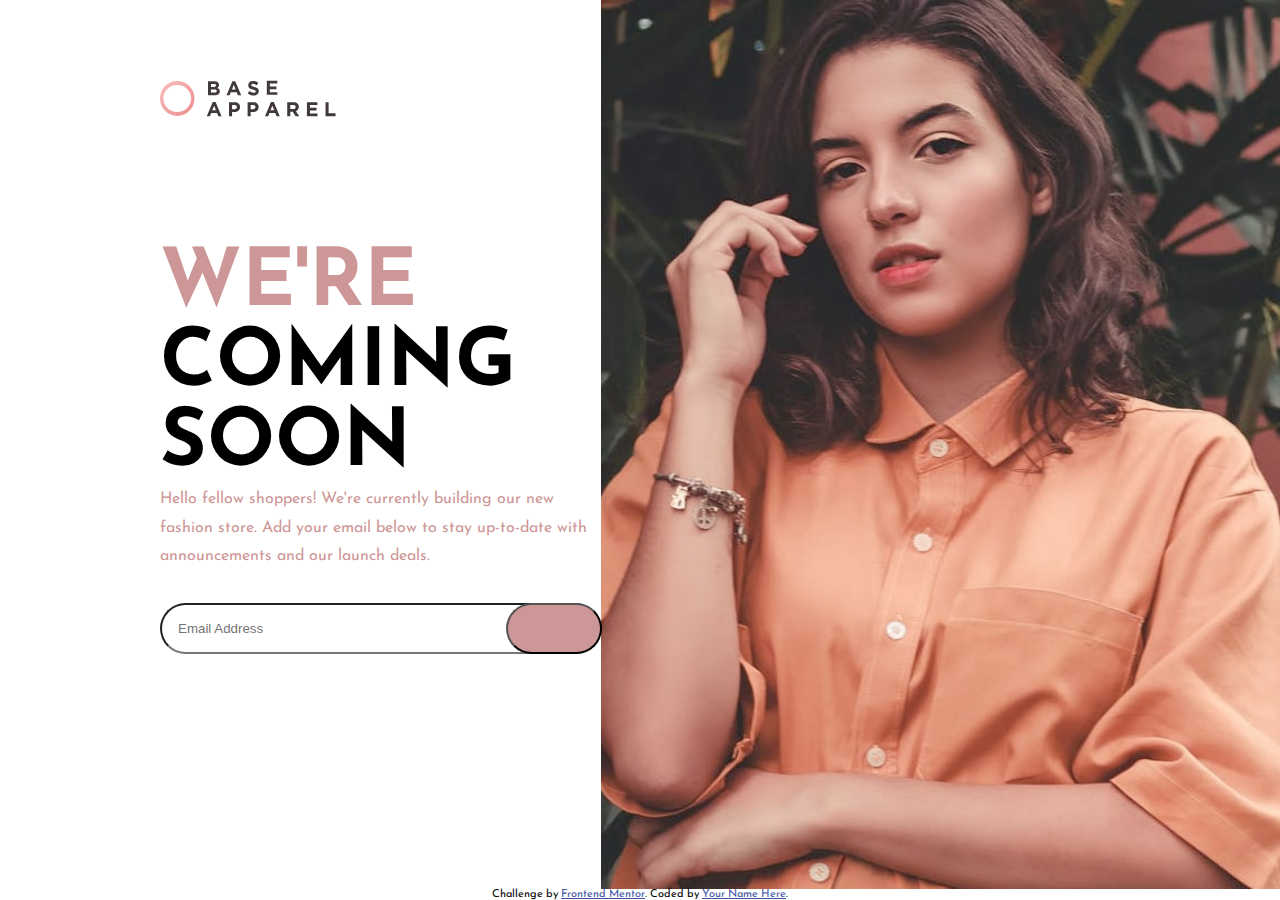
<file: base-apparel-coming-soon-page/index.html>
<!DOCTYPE html>
<html lang="en">
  <head>
    <meta charset="UTF-8" />
    <meta name="viewport" content="width=device-width, initial-scale=1.0" />
    <!-- displays site properly based on user's device -->

    <link
      rel="icon"
      type="image/png"
      sizes="32x32"
      href="./images/favicon-32x32.png"
    />

    <link
      rel="stylesheet"
      href="https://cdnjs.cloudflare.com/ajax/libs/font-awesome/5.14.0/css/all.min.css"
      integrity="sha512-1PKOgIY59xJ8Co8+NE6FZ+LOAZKjy+KY8iq0G4B3CyeY6wYHN3yt9PW0XpSriVlkMXe40PTKnXrLnZ9+fkDaog=="
      crossorigin="anonymous"
    />

    <link rel="stylesheet" href="style.css" />

    <title>Frontend Mentor | Base Apparel coming soon page</title>
  </head>
  <body id="home">
    <div id="main-section">
      <section class="coming-soon">
        <img src="images/logo.svg" class="logo" alt="logo" />
        <h1>
          <span class="one">We're</span>
          <span class="two">coming</span>
          <span class="three">soon</span>
        </h1>
        <p>
          Hello fellow shoppers! We're currently building our new fashion store.
          Add your email below to stay up-to-date with announcements and our
          launch deals.
        </p>

        <div class="button-in">
          <input
            class="email-input"
            type="email"
            name="email"
            placeholder="Email Address"
          />
          <button class="send-btn">
            <i class="fas fa-chevron-right fa-2x"></i>
          </button>
        </div>
      </section>

      <section class="photo-section">
        <img src="images/hero-desktop.jpg" alt="Hero Desktop" />
      </section>
    </div>

    <footer>
      <p class="attribution">
        Challenge by
        <a href="https://www.frontendmentor.io?ref=challenge" target="_blank"
          >Frontend Mentor</a
        >. Coded by <a href="#">Your Name Here</a>.
      </p>
    </footer>
  </body>
</html>
</file>
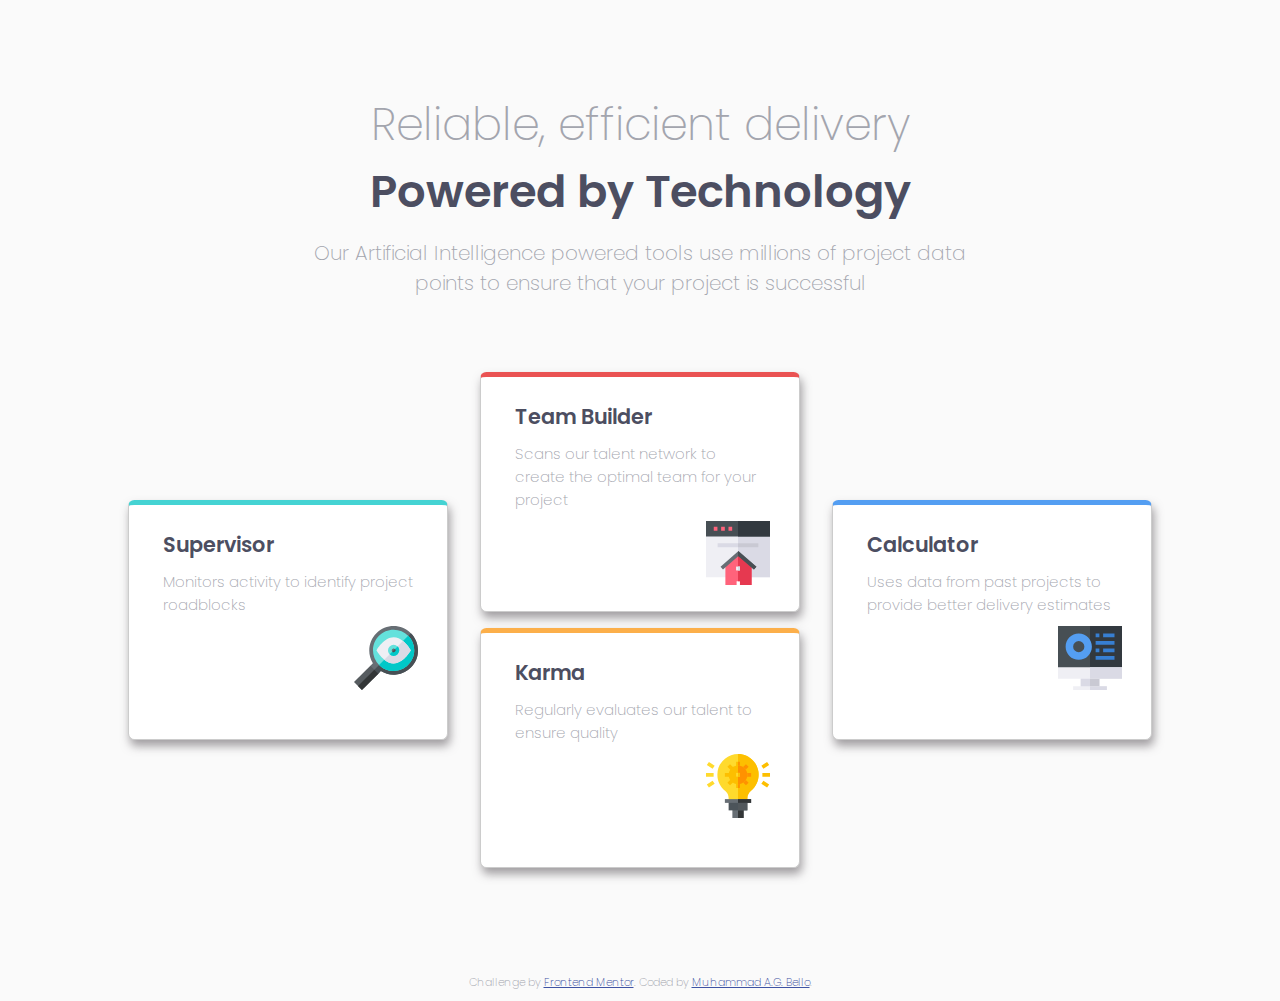
<file: four-card-feature-section/index.html>
<!DOCTYPE html>
<html lang="en">

<head>
  <meta charset="UTF-8">
  <meta name="viewport" content="width=device-width, initial-scale=1.0">
  <!-- displays site properly based on user's device -->

  <link rel="icon" type="image/png" sizes="32x32" href="./images/favicon-32x32.png">
  <link rel="stylesheet" href="./css/style.css">
  <link rel="stylesheet" media="screen and (max-width: 1068px)" href="./css/tablet.css">
  <link rel="stylesheet" media="screen and (max-width: 600px)" href="./css/mobile.css">

  <title>Frontend Mentor | Four card feature section</title>

  <!-- Feel free to remove these styles or customise in your own stylesheet 👍 -->

</head>

<body>
  <header>
    <h1>
      Reliable, efficient delivery<br>
      <span>Powered by Technology</span>
    </h1>
    <p>
      Our Artificial Intelligence powered tools use millions of project data points
      to ensure that your project is successful
    </p>
  </header>

  <!-- Box Section -->
  <section class="box-section">

    <!-- Box Column 1 -->
    <div>
      <div class="box" id="supervisor">
        <h3 class="title">Supervisor</h3>
        <p>Monitors activity to identify project roadblocks</p>
        <img src="./images/icon-supervisor.svg" alt="Supervisor">
      </div>
    </div>

    <!-- Box Column 2 -->
    <div>
      <div class="box" id="team-builder">
        <h3 class="title">Team Builder</h3>
        <p>Scans our talent network to create the optimal team for your project</p>
        <img src="./images/icon-team-builder.svg" alt="Team Builder">
      </div>

      <div class="box" id="karma">
        <h3 class="title">Karma</h3>
        <p>Regularly evaluates our talent to ensure quality</p>
        <img src="./images/icon-karma.svg" alt="Karma">
      </div>
    </div>

    <!-- Box Column 3 -->
    <div>
      <div class="box" id="calculator">
        <h3 class="title">Calculator</h3>
        <p>Uses data from past projects to provide better delivery estimates</p>
        <img src="./images/icon-calculator.svg" alt="Calculator">
      </div>
    </div>

  </section>

  <footer>
    <p class="attribution">
      Challenge by <a href="https://www.frontendmentor.io?ref=challenge" target="_blank">Frontend Mentor</a>.
      Coded by <a href="https://github.com/magbello157" target="_blank">Muhammad A.G. Bello</a>.
    </p>
  </footer>

</body>

</html>
</file>
<file: four-card-feature-section/css/style.css>
@import url('https://fonts.googleapis.com/css2?family=Poppins&display=swap');

* {
  box-sizing: border-box;
  padding: 0;
  margin: 0;
}

body {
  font-family: 'Poppins', sans-serif;
  background: hsl(0, 0%, 98%);
  display: flex;
  flex-direction: column;
  align-items: center;
}

p {
  color: hsl(229, 6%, 66%);
  font-size: 15px;
  font-weight: 200;
  padding: 10px;
}

header {
  width: 100%;
  margin: 3rem;
  text-align: center;
}

header h1 {
  font-size: 2.8rem;
  font-weight: 200;
  padding: 0.2rem;
  margin-top: 2.5rem;
  color: hsl(229, 6%, 66%);
}

header h1 span {
  font-weight: 600;
  color: hsl(234, 12%, 34%);
}

header p {
  font-size: 20px;
  max-width: 700px;
  display: inline-block;
}

.box-section {
  display: flex;
  align-items: center;
}

.box {
  background: #fff;
  border: 1px solid #ccc;
  padding: 1.5rem;
  margin: 1rem;
  margin-top: 2;
  width: 20rem;
  height: 15rem;
  border-radius: 0.4rem;
  box-shadow: 2px 6px 10px 0px rgba(82,75,82,0.53);
}

.box h3 {
  font-size: 1.3rem;
  font-weight: 600;
  color: hsl(234, 12%, 34%);
  text-align: left;
  padding-left: 10px;
}

.box p {
  text-align: left;
}

.box img {
  float: right;
  margin-right: 5px;
}

.box-section #supervisor {
  border-top: hsl(180, 62%, 55%) solid 5px;
}

.box-section #team-builder {
  border-top: hsl(0, 78%, 62%) solid 5px;
}

.box-section #karma {
  border-top: hsl(34, 97%, 64%) solid 5px;
}

.box-section #calculator {
  border-top: hsl(212, 86%, 64%) solid 5px;
}

/* Footer */

footer {
  margin-top: 5rem;
}

.attribution {
  font-size: 11px; text-align: center;
}

.attribution a {
  color: hsl(228, 45%, 44%);
}
</file>
<file: four-card-feature-section/css/tablet.css>
.box-section {
  flex-direction: column;
}

.box {
  width: 30rem;
  height: 20rem;  
}

.box h3 {
  font-size: 2.3rem;
}

.box p {
  font-size: 1.8rem;
}
</file>
<file: four-card-feature-section/css/mobile.css>
header {
	max-width: 90%;
	margin: 2rem;
}

header h1 {
	font-size: 25px;
	font-weight: bold;
	margin-bottom: 20px;
}

header p {
	font-size: 18px;
}

.box {
  width: 20rem;
  height: 15rem;  
}

.box h3 {
  font-size: 1.3rem;
}

.box p {
  font-size: 18px;
}
</file>
<file: base-apparel-coming-soon-page/style.css>
/* Imports */
@import url('https://fonts.googleapis.com/css2?family=Josefin+Sans:wght@300;400;600&display=swap');

/* CSS Resets */
* {
  margin: 0;
  padding: 0;
  box-sizing: border-box;
}

/* Main Styling */
html,
body {
  font-family: 'Josefin Sans', sans-serif;
}

#home {
  display: flex;
  flex-direction: column;
  width: 100vw;
  height: 100vh;
  text-align: center;
}

#main-section {
  display: flex;
  width: 100%;
  height: 100%;
}

#main-section .coming-soon {
  display: flex;
  flex-direction: column;
  flex-grow: 3;
}

#main-section .coming-soon .logo {
  width: 17rem;
  padding: 2rem 0 6rem 6rem;
  margin: 3rem 0 2rem 4rem;
}

#main-section .coming-soon h1 {
  text-transform: uppercase;
  text-align: left;
  margin-left: 10rem;
  font-size: 5rem;
}

#main-section .coming-soon h1 .one {
  color: hsl(0, 36%, 70%);
}

#main-section .coming-soon h1 .two,
#main-section .coming-soon h1 .three {
  display: block;
}

#main-section .coming-soon p {
  text-align: left;
  margin-left: 10rem;
  font-size: 16px;
  width: 440px;
  color: hsl(0, 36%, 70%);
  line-height: 1.8;
  letter-spacing: 1.2;
}

#main-section .coming-soon .button-in {
  width: 440px;
  position: relative;
}

#main-section .coming-soon .email-input {
  position: relative;
  width: 440px;
  margin-left: 10rem;
  margin-top: 2rem;
  padding: 1rem;
  border-radius: 2rem;
  color: hsl(0, 36%, 70%);
}

#main-section .coming-soon .send-btn {
  position: absolute;
  top: 2rem;
  bottom: 0;
  right: -10rem;
  transform: translateX(2px);
  width: 6rem;
  border-radius: 6rem;
  background: hsl(0, 36%, 70%);
}

#main-section .coming-soon i {
  color: #fff;
}

#main-section .photo-section {
  display: flex;
  flex-grow: 2;
}

#main-section .photo-section img {
  width: 100%;
  height: 100%;
}

.attribution {
  font-size: 11px;
  text-align: center;
}
.attribution a {
  color: hsl(228, 45%, 44%);
}
</file>
